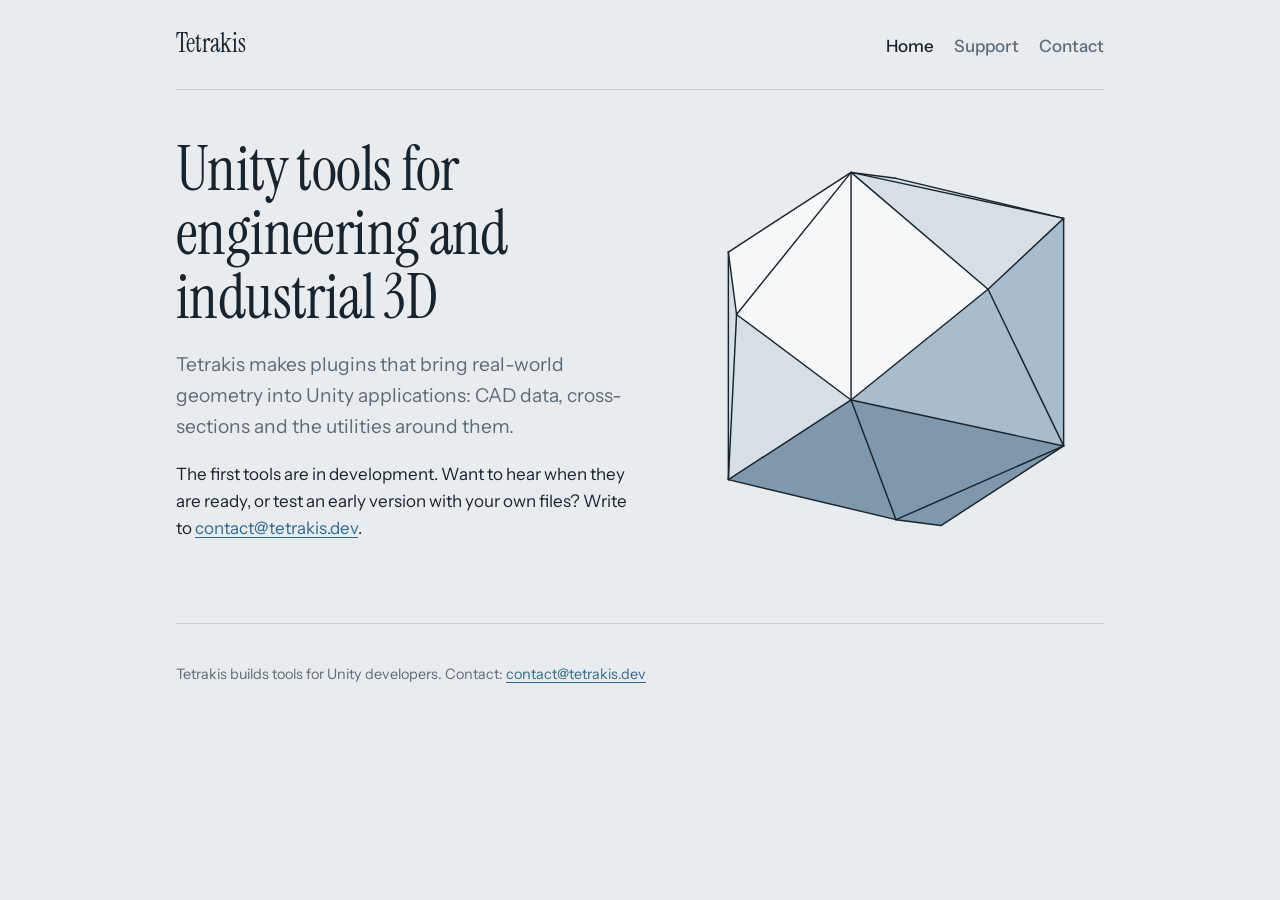
<file: index.html>
<!doctype html>
<html lang="en">
<head>
<meta charset="utf-8">
<meta name="viewport" content="width=device-width, initial-scale=1">
<title>Tetrakis</title>
<meta name="description" content="Tetrakis makes Unity tools for engineering and industrial 3D: CAD import and geometry utilities.">
<link rel="stylesheet" href="/style.css">
<link rel="icon" href="/favicon.svg" type="image/svg+xml">
</head>
<body>
<div class="wrap">
<header class="site"><a class="brand" href="/">Tetrakis</a><nav aria-label="Main"><a href="/" aria-current="page">Home</a><a href="/support.html">Support</a><a href="/contact.html">Contact</a></nav></header>
<main>
<section class="hero">
<div>
<h1>Unity tools for engineering and industrial 3D</h1>
<p class="lede">Tetrakis makes plugins that bring real-world geometry into Unity applications: CAD data, cross-sections and the utilities around them.</p>
<p>The first tools are in development. Want to hear when they are ready, or test an early version with your own files? Write to <a href="mailto:contact@tetrakis.dev">contact@tetrakis.dev</a>.</p>
</div>
<svg class="solid" viewBox="0 0 400 400" xmlns="http://www.w3.org/2000/svg" role="img" aria-label="Tetrakis hexahedron: a cube with a low pyramid on each face, 24 triangular faces">
<g class="hidden">
<line x1="353.3" y1="233.2" x2="243.2" y2="369.8"/>
<line x1="243.2" y1="151.0" x2="243.2" y2="369.8"/>
<line x1="243.2" y1="151.0" x2="353.3" y2="233.2"/>
<line x1="243.2" y1="151.0" x2="361.2" y2="74.4"/>
<line x1="353.3" y1="233.2" x2="361.2" y2="74.4"/>
<line x1="361.2" y1="293.2" x2="353.3" y2="233.2"/>
<line x1="38.8" y1="325.6" x2="243.2" y2="369.8"/>
<line x1="200.0" y1="35.9" x2="243.2" y2="151.0"/>
<line x1="243.2" y1="151.0" x2="38.8" y2="106.8"/>
<line x1="200.0" y1="35.9" x2="38.8" y2="106.8"/>
<line x1="111.5" y1="257.4" x2="243.2" y2="369.8"/>
<line x1="38.8" y1="325.6" x2="111.5" y2="257.4"/>
<line x1="111.5" y1="257.4" x2="243.2" y2="151.0"/>
<line x1="111.5" y1="257.4" x2="38.8" y2="106.8"/>
</g><g class="faces">
<polygon class="f1" points="46.7,166.8 38.8,106.8 38.8,325.6"/>
<polygon class="f0" points="46.7,166.8 156.8,30.2 38.8,106.8"/>
<polygon class="f0" points="46.7,166.8 156.8,249.0 156.8,30.2"/>
<polygon class="f1" points="46.7,166.8 38.8,325.6 156.8,249.0"/>
<polygon class="f3" points="200.0,364.1 243.2,369.8 361.2,293.2"/>
<polygon class="f3" points="200.0,364.1 361.2,293.2 156.8,249.0"/>
<polygon class="f3" points="200.0,364.1 156.8,249.0 38.8,325.6"/>
<polygon class="f1" points="200.0,35.9 156.8,30.2 361.2,74.4"/>
<polygon class="f2" points="288.5,142.6 156.8,249.0 361.2,293.2"/>
<polygon class="f2" points="288.5,142.6 361.2,293.2 361.2,74.4"/>
<polygon class="f1" points="288.5,142.6 361.2,74.4 156.8,30.2"/>
<polygon class="f0" points="288.5,142.6 156.8,30.2 156.8,249.0"/>
</g><g class="edges">
<line x1="38.8" y1="106.8" x2="46.7" y2="166.8"/>
<line x1="38.8" y1="325.6" x2="38.8" y2="106.8"/>
<line x1="38.8" y1="325.6" x2="46.7" y2="166.8"/>
<line x1="46.7" y1="166.8" x2="156.8" y2="30.2"/>
<line x1="38.8" y1="106.8" x2="156.8" y2="30.2"/>
<line x1="46.7" y1="166.8" x2="156.8" y2="249.0"/>
<line x1="156.8" y1="249.0" x2="156.8" y2="30.2"/>
<line x1="38.8" y1="325.6" x2="156.8" y2="249.0"/>
<line x1="361.2" y1="293.2" x2="361.2" y2="74.4"/>
<line x1="361.2" y1="293.2" x2="243.2" y2="369.8"/>
<line x1="38.8" y1="325.6" x2="200.0" y2="364.1"/>
<line x1="200.0" y1="364.1" x2="243.2" y2="369.8"/>
<line x1="361.2" y1="293.2" x2="200.0" y2="364.1"/>
<line x1="361.2" y1="293.2" x2="156.8" y2="249.0"/>
<line x1="200.0" y1="364.1" x2="156.8" y2="249.0"/>
<line x1="200.0" y1="35.9" x2="361.2" y2="74.4"/>
<line x1="200.0" y1="35.9" x2="156.8" y2="30.2"/>
<line x1="361.2" y1="74.4" x2="156.8" y2="30.2"/>
<line x1="288.5" y1="142.6" x2="156.8" y2="249.0"/>
<line x1="361.2" y1="293.2" x2="288.5" y2="142.6"/>
<line x1="288.5" y1="142.6" x2="361.2" y2="74.4"/>
<line x1="288.5" y1="142.6" x2="156.8" y2="30.2"/>
</g></svg>
</section>
</main>
<footer class="site"><p>Tetrakis builds tools for Unity developers. Contact: <a href="mailto:contact@tetrakis.dev">contact@tetrakis.dev</a></p></footer>
</div>
</body>
</html>
</file>
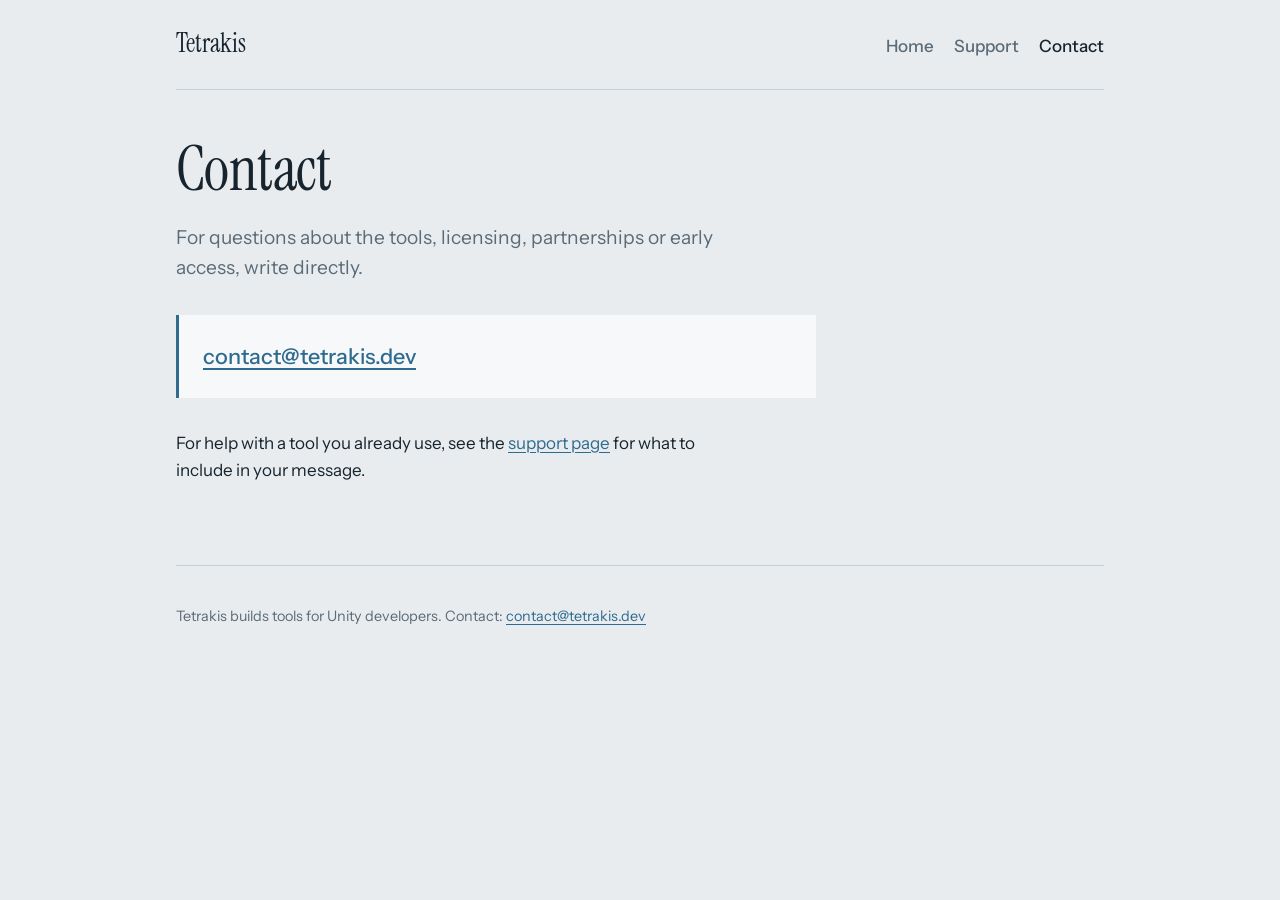
<file: contact.html>
<!doctype html>
<html lang="en">
<head>
<meta charset="utf-8">
<meta name="viewport" content="width=device-width, initial-scale=1">
<title>Contact · Tetrakis</title>
<meta name="description" content="Contact Tetrakis.">
<link rel="stylesheet" href="/style.css">
<link rel="icon" href="/favicon.svg" type="image/svg+xml">
</head>
<body>
<div class="wrap">
<header class="site"><a class="brand" href="/">Tetrakis</a><nav aria-label="Main"><a href="/">Home</a><a href="/support.html">Support</a><a href="/contact.html" aria-current="page">Contact</a></nav></header>
<main>
<h1>Contact</h1>
<p class="lede">For questions about the tools, licensing, partnerships or early access, write directly.</p>
<div class="panel">
<p class="mail"><a href="mailto:contact@tetrakis.dev">contact@tetrakis.dev</a></p>
</div>
<p>For help with a tool you already use, see the <a href="/support.html">support page</a> for what to include in your message.</p>
</main>
<footer class="site"><p>Tetrakis builds tools for Unity developers. Contact: <a href="mailto:contact@tetrakis.dev">contact@tetrakis.dev</a></p></footer>
</div>
</body>
</html>
</file>
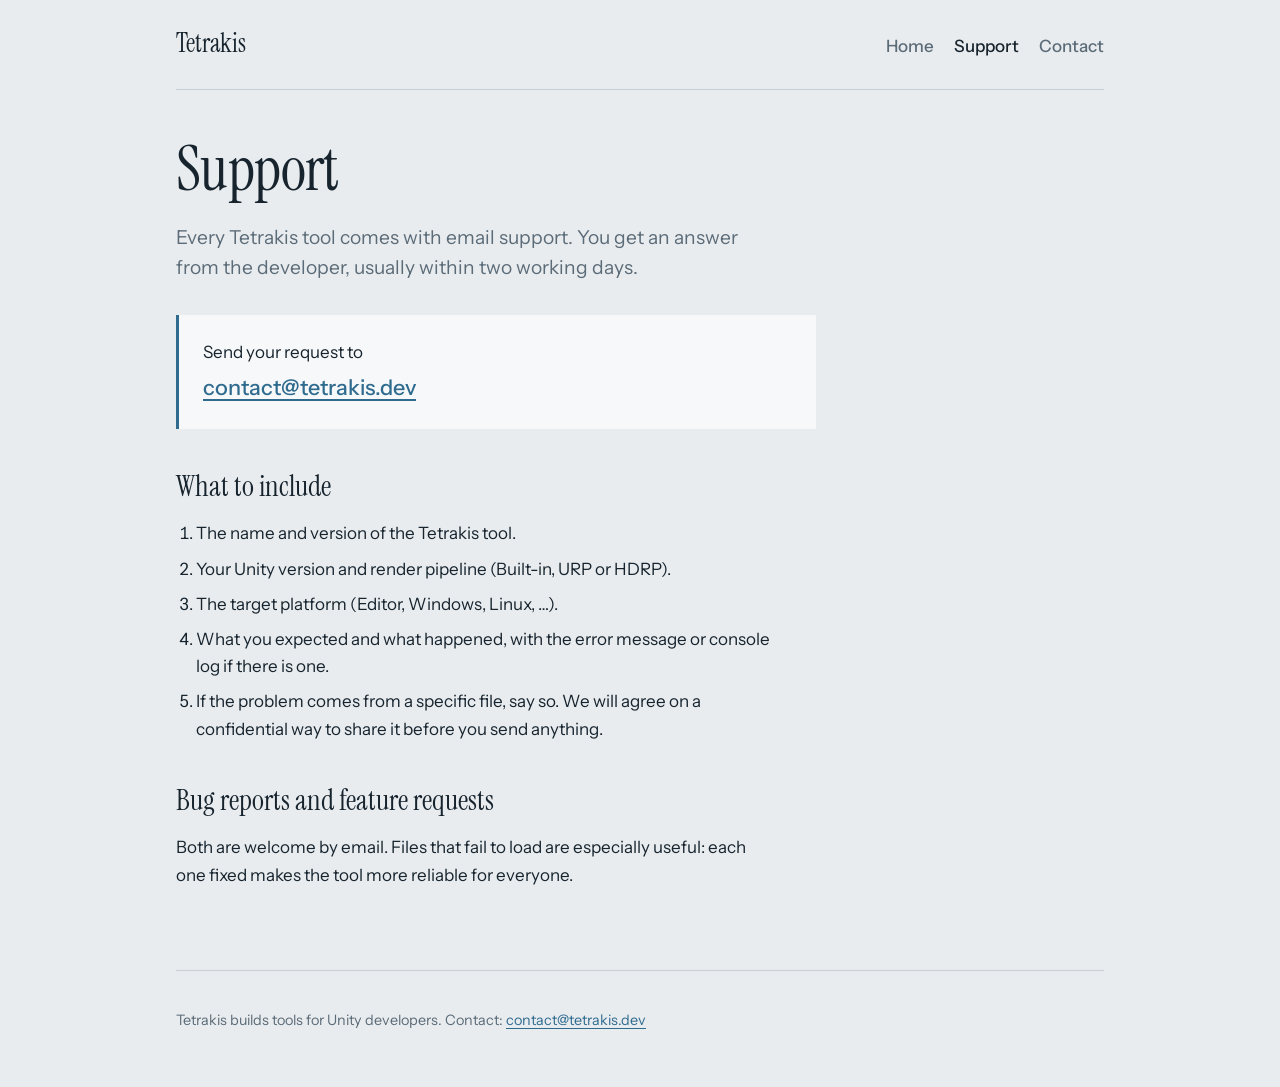
<file: support.html>
<!doctype html>
<html lang="en">
<head>
<meta charset="utf-8">
<meta name="viewport" content="width=device-width, initial-scale=1">
<title>Support · Tetrakis</title>
<meta name="description" content="How to get help with Tetrakis tools for Unity.">
<link rel="stylesheet" href="/style.css">
<link rel="icon" href="/favicon.svg" type="image/svg+xml">
</head>
<body>
<div class="wrap">
<header class="site"><a class="brand" href="/">Tetrakis</a><nav aria-label="Main"><a href="/">Home</a><a href="/support.html" aria-current="page">Support</a><a href="/contact.html">Contact</a></nav></header>
<main>
<h1>Support</h1>
<p class="lede">Every Tetrakis tool comes with email support. You get an answer from the developer, usually within two working days.</p>
<div class="panel">
<p>Send your request to</p>
<p class="mail"><a href="mailto:contact@tetrakis.dev?subject=Support%20request">contact@tetrakis.dev</a></p>
</div>
<h2>What to include</h2>
<ol class="checklist">
<li>The name and version of the Tetrakis tool.</li>
<li>Your Unity version and render pipeline (Built-in, URP or HDRP).</li>
<li>The target platform (Editor, Windows, Linux, …).</li>
<li>What you expected and what happened, with the error message or console log if there is one.</li>
<li>If the problem comes from a specific file, say so. We will agree on a confidential way to share it before you send anything.</li>
</ol>
<h2>Bug reports and feature requests</h2>
<p>Both are welcome by email. Files that fail to load are especially useful: each one fixed makes the tool more reliable for everyone.</p>
</main>
<footer class="site"><p>Tetrakis builds tools for Unity developers. Contact: <a href="mailto:contact@tetrakis.dev">contact@tetrakis.dev</a></p></footer>
</div>
</body>
</html>
</file>
<file: style.css>
@import url("https://fonts.googleapis.com/css2?family=Instrument+Sans:wght@400;500;600&family=Instrument+Serif&display=swap");

:root {
  --ground: #e8ecef;
  --panel: #f6f8f9;
  --ink: #17242e;
  --muted: #5b6b77;
  --steel: #2f6b8f;
  --rule: #c7d0d6;
  --f0: #f6f8f9;
  --f1: #d6dfe5;
  --f2: #a9bccb;
  --f3: #7f98ab;
}

@media (prefers-color-scheme: dark) {
  :root {
    --ground: #131b21;
    --panel: #1a242c;
    --ink: #e3e9ed;
    --muted: #97a6b1;
    --steel: #7fb2d3;
    --rule: #2c3a44;
    --f0: #3a5466;
    --f1: #2c4251;
    --f2: #22343f;
    --f3: #1a2932;
  }
}

* { box-sizing: border-box; }

html { -webkit-text-size-adjust: 100%; }

body {
  margin: 0;
  background: var(--ground);
  color: var(--ink);
  font: 400 1.0625rem/1.6 "Instrument Sans", system-ui, sans-serif;
}

a { color: var(--steel); text-underline-offset: 0.2em; }
a:hover { text-decoration-thickness: 2px; }
a:focus-visible { outline: 2px solid var(--steel); outline-offset: 3px; border-radius: 2px; }

.wrap { max-width: 60rem; margin: 0 auto; padding: 0 1rem; }

header.site {
  display: flex;
  justify-content: space-between;
  align-items: baseline;
  gap: 1rem;
  padding: 1.5rem 0;
  border-bottom: 1px solid var(--rule);
}

.brand {
  font-family: "Instrument Serif", Georgia, serif;
  font-size: 1.6rem;
  color: var(--ink);
  text-decoration: none;
}

nav { display: flex; gap: 1.25rem; }
nav a { color: var(--muted); text-decoration: none; font-weight: 500; }
nav a[aria-current="page"], nav a:hover { color: var(--ink); }

main { padding: 3rem 0 4rem; }

.hero {
  display: grid;
  grid-template-columns: minmax(0, 1.1fr) minmax(0, 1fr);
  gap: 2rem;
  align-items: center;
}

h1 {
  font-family: "Instrument Serif", Georgia, serif;
  font-weight: 400;
  font-size: clamp(2.4rem, 6vw, 3.8rem);
  line-height: 1.05;
  margin: 0 0 1.25rem;
  letter-spacing: -0.01em;
}

h2 {
  font-family: "Instrument Serif", Georgia, serif;
  font-weight: 400;
  font-size: 1.8rem;
  line-height: 1.2;
  margin: 2.5rem 0 0.75rem;
}

p, li { max-width: 36rem; }
.lede { font-size: 1.2rem; color: var(--muted); }

.solid { width: 100%; max-width: 26rem; height: auto; display: block; margin-left: auto; }
.solid .faces polygon { stroke: none; }
.solid .f0 { fill: var(--f0); }
.solid .f1 { fill: var(--f1); }
.solid .f2 { fill: var(--f2); }
.solid .f3 { fill: var(--f3); }
.solid .edges line { stroke: var(--ink); stroke-width: 1.4; stroke-linecap: round; }
.solid .hidden line { stroke: var(--muted); stroke-width: 1; stroke-dasharray: 4 5; opacity: 0.55; }

.panel {
  background: var(--panel);
  border-left: 3px solid var(--steel);
  padding: 1.25rem 1.5rem;
  margin: 2rem 0;
  max-width: 40rem;
}
.panel p { margin: 0.25rem 0; }

.mail { font-size: 1.35rem; font-weight: 500; }

ol.checklist { padding-left: 1.25rem; }
ol.checklist li { margin-bottom: 0.5rem; }

footer.site {
  border-top: 1px solid var(--rule);
  padding: 1.5rem 0 2.5rem;
  color: var(--muted);
  font-size: 0.9rem;
}

@media (max-width: 44rem) {
  header.site { flex-direction: column; gap: 0.5rem; }
  .hero { grid-template-columns: 1fr; }
  .solid { margin: 0 auto; max-width: 18rem; order: -1; }
  main { padding-top: 2rem; }
}
</file>
